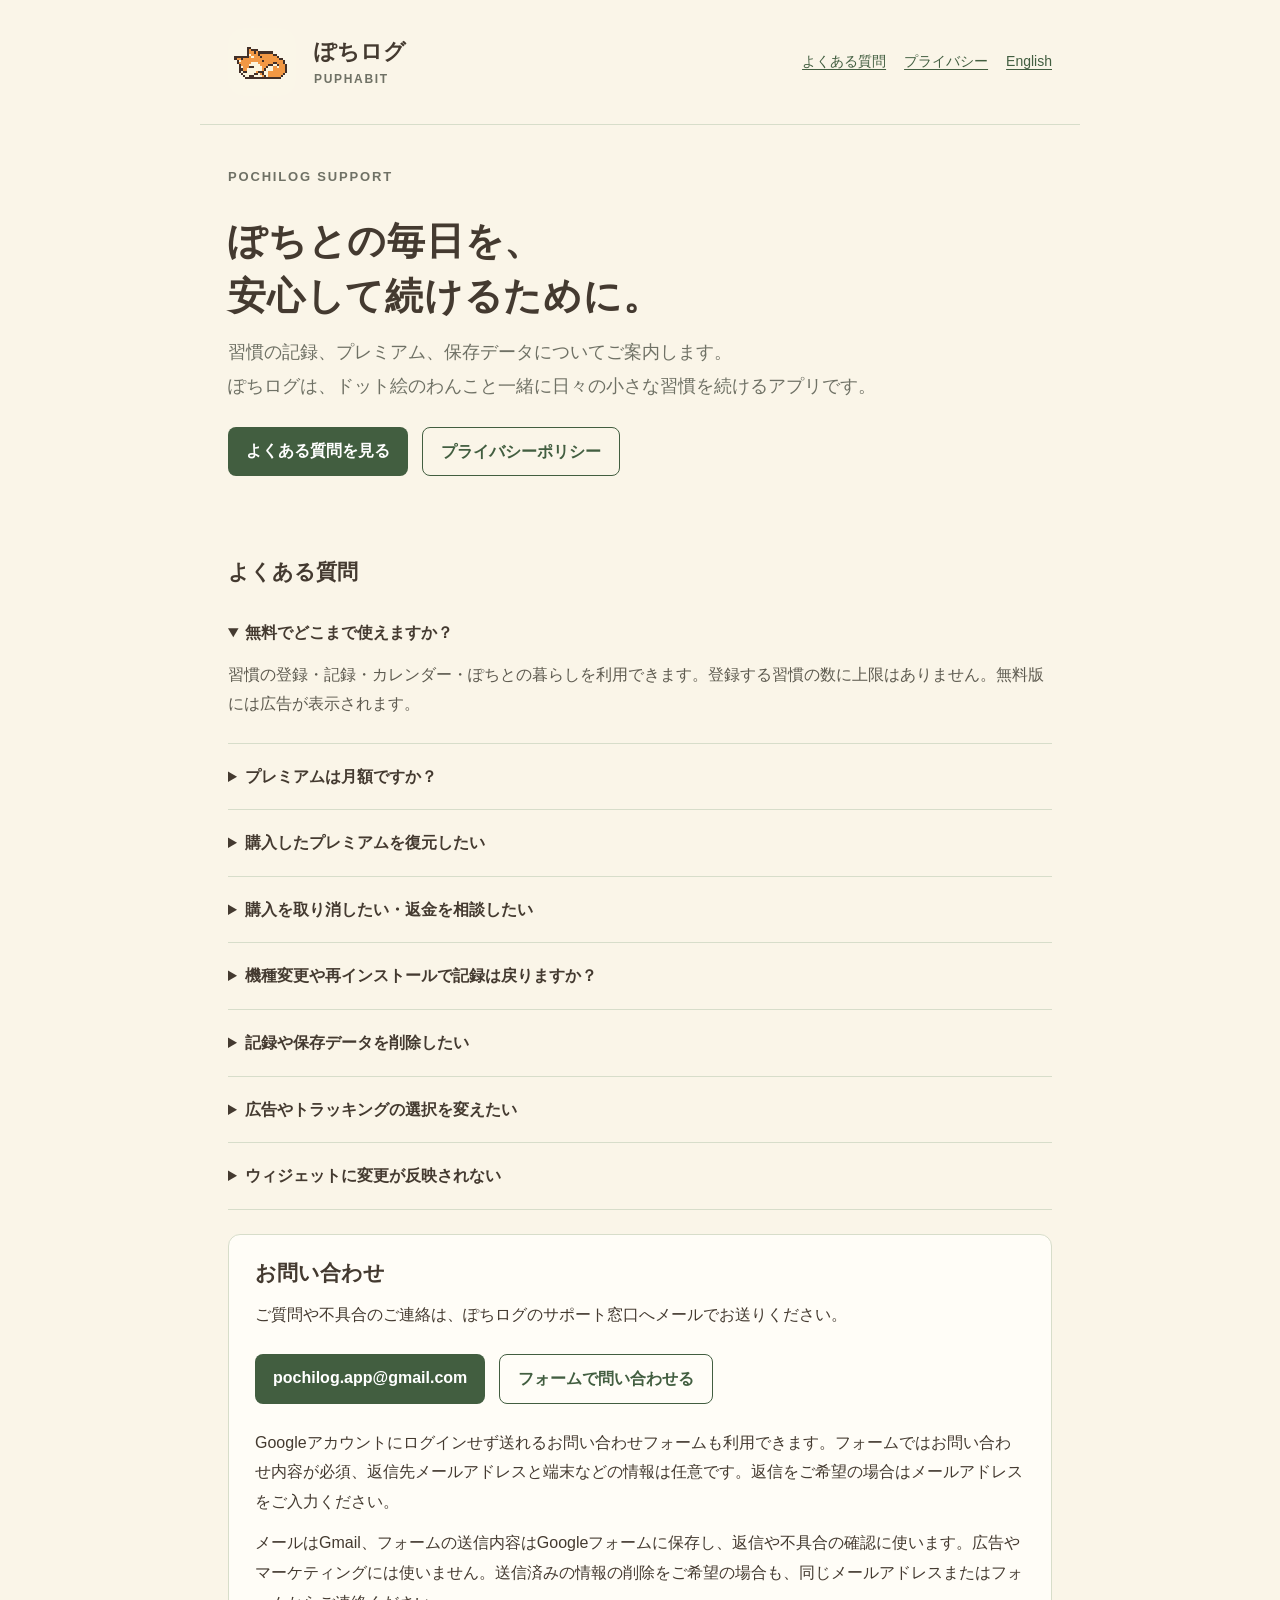
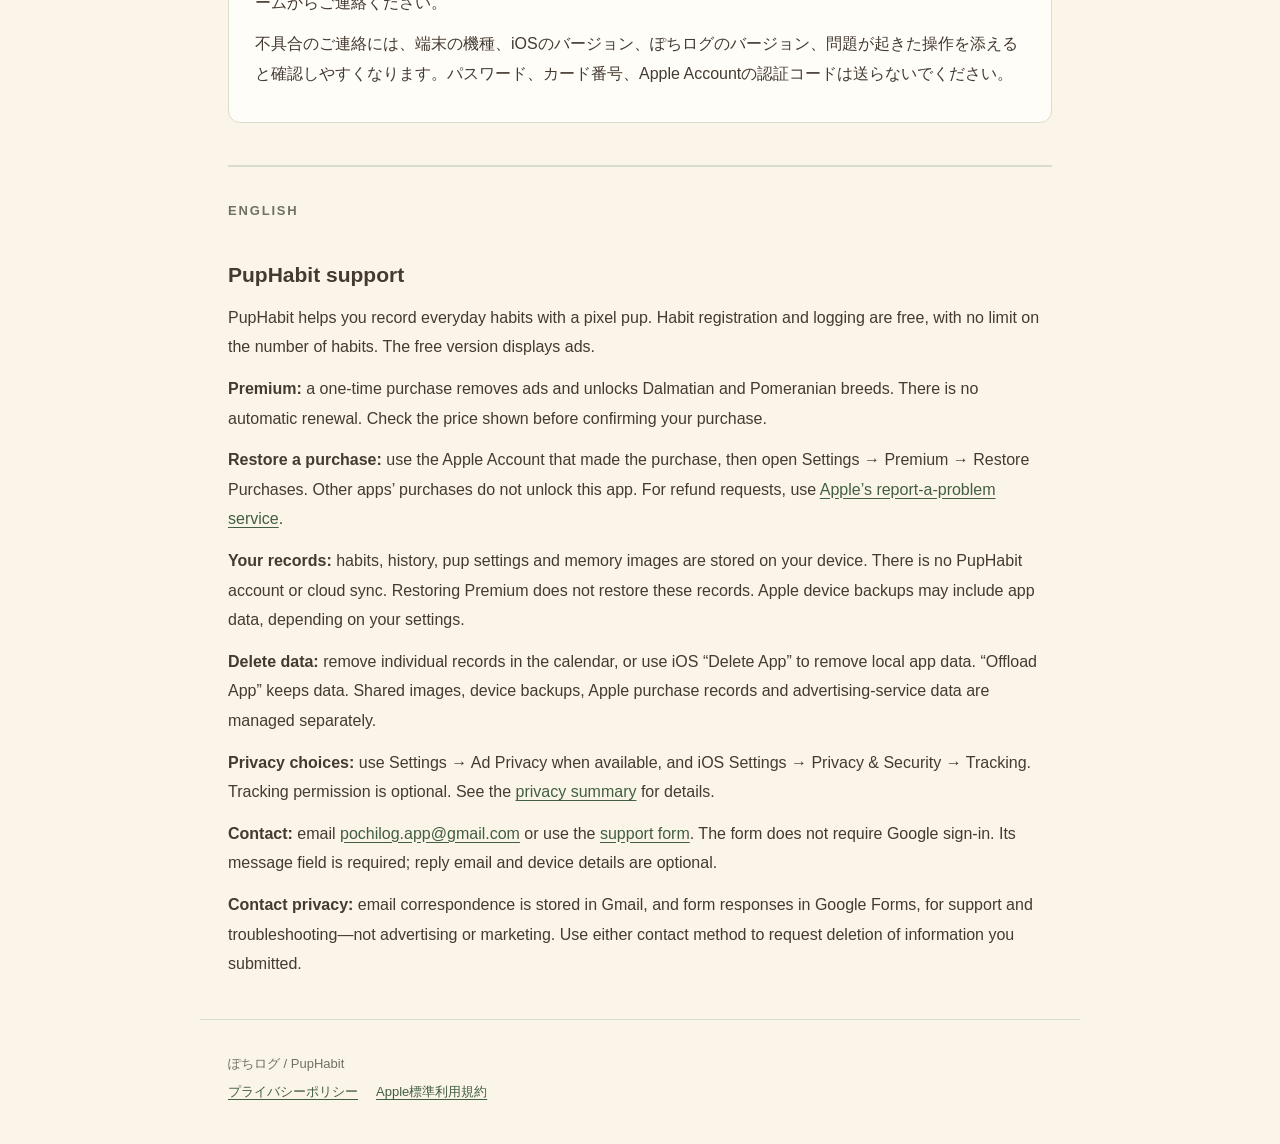
<file: index.html>
<!doctype html>
<html lang="ja">
<head>
  <meta charset="utf-8">
  <meta name="viewport" content="width=device-width, initial-scale=1">
  <title>サポート | ぽちログ / PupHabit</title>
  <meta name="description" content="ぽちログの使い方、プレミアム購入の復元、データ保存とプライバシーについて。">
  <link rel="icon" href="app-icon.png">
  <link rel="stylesheet" href="style.css">
</head>
<body>
<a class="skip" href="#main">本文へ</a>
<header>
  <img src="app-icon.png" alt="ぽちログのドット絵のわんこ" width="68" height="68">
  <a class="brand" href="./">ぽちログ<small>PUPHABIT</small></a>
  <nav aria-label="ページ案内"><a href="#faq">よくある質問</a><a href="privacy.html">プライバシー</a><a href="#english" lang="en">English</a></nav>
</header>
<main id="main">
  <section class="intro">
    <p class="eyebrow">POCHILOG SUPPORT</p>
    <h1>ぽちとの毎日を、<br>安心して続けるために。</h1>
    <p class="lead">習慣の記録、プレミアム、保存データについてご案内します。<br>ぽちログは、ドット絵のわんこと一緒に日々の小さな習慣を続けるアプリです。</p>
    <div class="quicklinks"><a href="#faq">よくある質問を見る</a><a class="secondary" href="privacy.html">プライバシーポリシー</a></div>
  </section>

  <section id="faq" aria-labelledby="faq-title">
    <h2 id="faq-title">よくある質問</h2>
    <details open><summary>無料でどこまで使えますか？</summary><p>習慣の登録・記録・カレンダー・ぽちとの暮らしを利用できます。登録する習慣の数に上限はありません。無料版には広告が表示されます。</p></details>
    <details><summary>プレミアムは月額ですか？</summary><p>一度だけ購入する買い切りです。自動更新はありません。広告が非表示になり、ダルメシアンとポメラニアンを選べます。購入前に、アプリとApp Storeの確認画面に表示される価格をご確認ください。</p></details>
    <details><summary>購入したプレミアムを復元したい</summary><p>購入に使ったApple AccountでApp Storeにサインインし、ぽちログの「設定」→「プレミアム」→「購入を復元」を選んでください。インターネット接続が必要です。確認が終わるまでアプリを開いたままお待ちください。</p><p>「復元できる購入はありません」と表示された場合は、購入したアプリとApple Accountをご確認ください。他のアプリの購入は、このポチログのプレミアムとして復元できません。承認待ちの購入は、Apple側で承認された後に反映されます。</p></details>
    <details><summary>購入を取り消したい・返金を相談したい</summary><p>購入と返金の手続きはAppleが管理しています。<a href="https://reportaproblem.apple.com/">Appleの問題報告ページ</a>で対象の購入を確認してください。開発者がApple Accountの支払い情報を確認したり、直接返金したりすることはできません。</p></details>
    <details><summary>機種変更や再インストールで記録は戻りますか？</summary><p>習慣・履歴・ぽちの設定・思い出の画像は端末内に保存します。ぽちログ独自のアカウントやクラウド同期はありません。Appleの端末バックアップから戻る場合はありますが、アプリによる復元は保証できません。プレミアムの「購入を復元」は購入権利を戻す機能で、習慣や写真の復元とは別です。</p><p>残しておきたい思い出の画像は、アルバムの「写真をシェア」から、ご自身で保存先を選んで保管してください。</p></details>
    <details><summary>記録や保存データを削除したい</summary><p>個別の習慣記録は、アプリ内のカレンダーから対象の記録を取り消せます。端末内のアプリデータをまとめて削除する場合は、iOSの設定から「Appを削除」を選んでください。「Appを取り除く」はデータを残す操作です。</p><p>Appleのバックアップ、ご自身で保存・共有した画像、Appleの購入履歴、広告事業者が保持するデータは、アプリの削除とは別に管理されます。購入済みのプレミアムは、アプリを削除しても購入履歴から消えません。</p></details>
    <details><summary>広告やトラッキングの選択を変えたい</summary><p>対象となる地域・同意状態では、「設定」に「広告のプライバシー」が表示されます。そこから広告に関する同意を確認・変更できます。iOSのトラッキング許可は、iOSの「設定」→「プライバシーとセキュリティ」→「トラッキング」で変更できます。許可しなくても習慣の記録を利用できます。</p><p>トラッキングを許可しない場合でも、広告表示に必要な情報がGoogleに送られる場合があります。詳細は<a href="privacy.html#advertising">広告に関する説明</a>をご覧ください。</p></details>
    <details><summary>ウィジェットに変更が反映されない</summary><p>まずアプリを開いて設定や購入状態をご確認ください。ウィジェットの更新時刻はiOSが調整するため、反映に時間がかかる場合があります。ウィジェットでは、ぽちの名前・犬種・毛色・購入状態の一部を、アプリと同じ端末内で共有します。</p></details>
  </section>

  <section class="panel" id="contact" aria-labelledby="contact-title">
    <h2 id="contact-title">お問い合わせ</h2>
    <p>ご質問や不具合のご連絡は、ぽちログのサポート窓口へメールでお送りください。</p>
    <div class="quicklinks"><a href="mailto:pochilog.app@gmail.com">pochilog.app@gmail.com</a><a class="secondary" href="https://docs.google.com/forms/d/e/1FAIpQLSel8pAW0dT5nA1N19c0xATAmbtPvRzLg2ZgetW4WXS8d-Tm7A/viewform">フォームで問い合わせる</a></div>
    <p>Googleアカウントにログインせず送れるお問い合わせフォームも利用できます。フォームではお問い合わせ内容が必須、返信先メールアドレスと端末などの情報は任意です。返信をご希望の場合はメールアドレスをご入力ください。</p>
    <p>メールはGmail、フォームの送信内容はGoogleフォームに保存し、返信や不具合の確認に使います。広告やマーケティングには使いません。送信済みの情報の削除をご希望の場合も、同じメールアドレスまたはフォームからご連絡ください。</p>
    <p>不具合のご連絡には、端末の機種、iOSのバージョン、ぽちログのバージョン、問題が起きた操作を添えると確認しやすくなります。パスワード、カード番号、Apple Accountの認証コードは送らないでください。</p>
  </section>

  <section class="english" id="english" lang="en" aria-labelledby="english-title">
    <p class="eyebrow">ENGLISH</p><h2 id="english-title">PupHabit support</h2>
    <p>PupHabit helps you record everyday habits with a pixel pup. Habit registration and logging are free, with no limit on the number of habits. The free version displays ads.</p>
    <p><strong>Premium:</strong> a one-time purchase removes ads and unlocks Dalmatian and Pomeranian breeds. There is no automatic renewal. Check the price shown before confirming your purchase.</p>
    <p><strong>Restore a purchase:</strong> use the Apple Account that made the purchase, then open Settings → Premium → Restore Purchases. Other apps’ purchases do not unlock this app. For refund requests, use <a href="https://reportaproblem.apple.com/">Apple’s report-a-problem service</a>.</p>
    <p><strong>Your records:</strong> habits, history, pup settings and memory images are stored on your device. There is no PupHabit account or cloud sync. Restoring Premium does not restore these records. Apple device backups may include app data, depending on your settings.</p>
    <p><strong>Delete data:</strong> remove individual records in the calendar, or use iOS “Delete App” to remove local app data. “Offload App” keeps data. Shared images, device backups, Apple purchase records and advertising-service data are managed separately.</p>
    <p><strong>Privacy choices:</strong> use Settings → Ad Privacy when available, and iOS Settings → Privacy &amp; Security → Tracking. Tracking permission is optional. See the <a href="privacy.html#english">privacy summary</a> for details.</p>
    <p><strong>Contact:</strong> email <a href="mailto:pochilog.app@gmail.com">pochilog.app@gmail.com</a> or use the <a href="https://docs.google.com/forms/d/e/1FAIpQLSel8pAW0dT5nA1N19c0xATAmbtPvRzLg2ZgetW4WXS8d-Tm7A/viewform">support form</a>. The form does not require Google sign-in. Its message field is required; reply email and device details are optional.</p>
    <p><strong>Contact privacy:</strong> email correspondence is stored in Gmail, and form responses in Google Forms, for support and troubleshooting—not advertising or marketing. Use either contact method to request deletion of information you submitted.</p>
  </section>
</main>
<footer><p>ぽちログ / PupHabit</p><div class="footer-links"><a href="privacy.html">プライバシーポリシー</a><a href="https://www.apple.com/legal/internet-services/itunes/dev/stdeula/">Apple標準利用規約</a></div></footer>
</body>
</html>
</file>
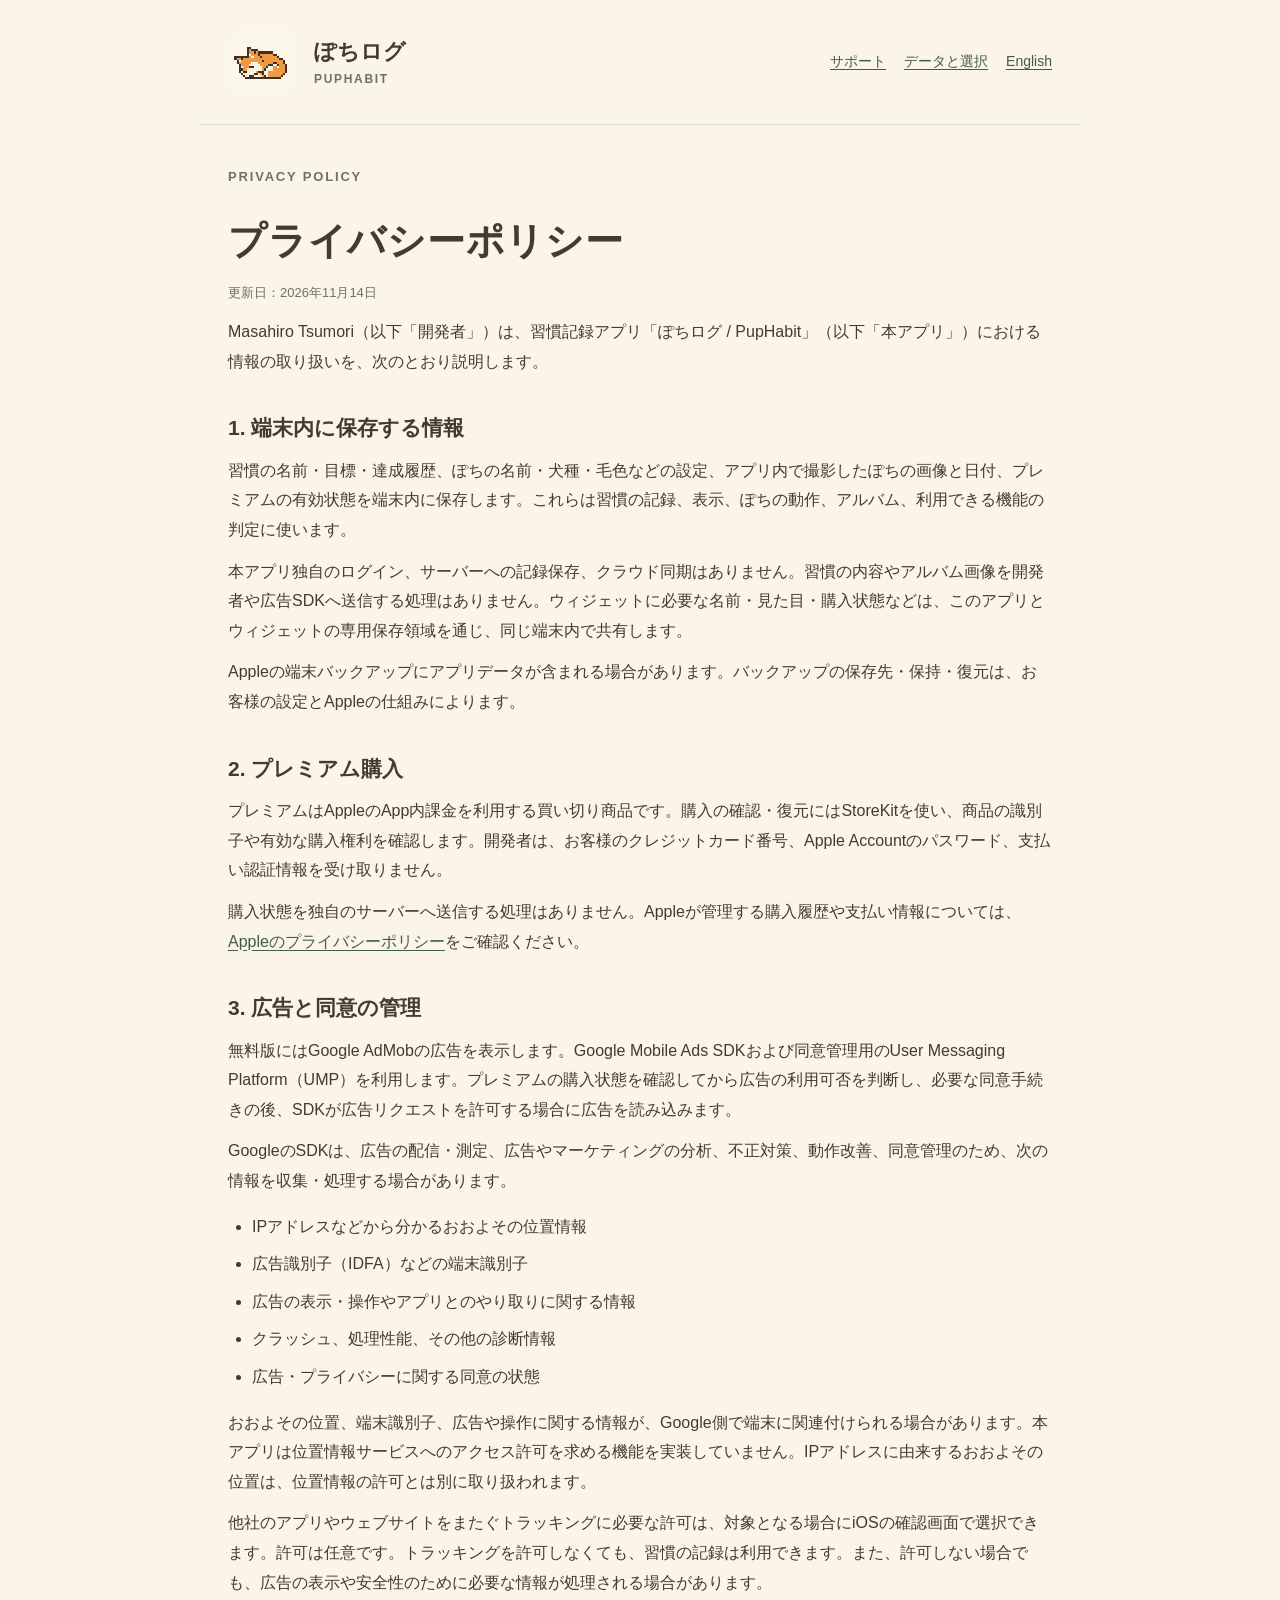
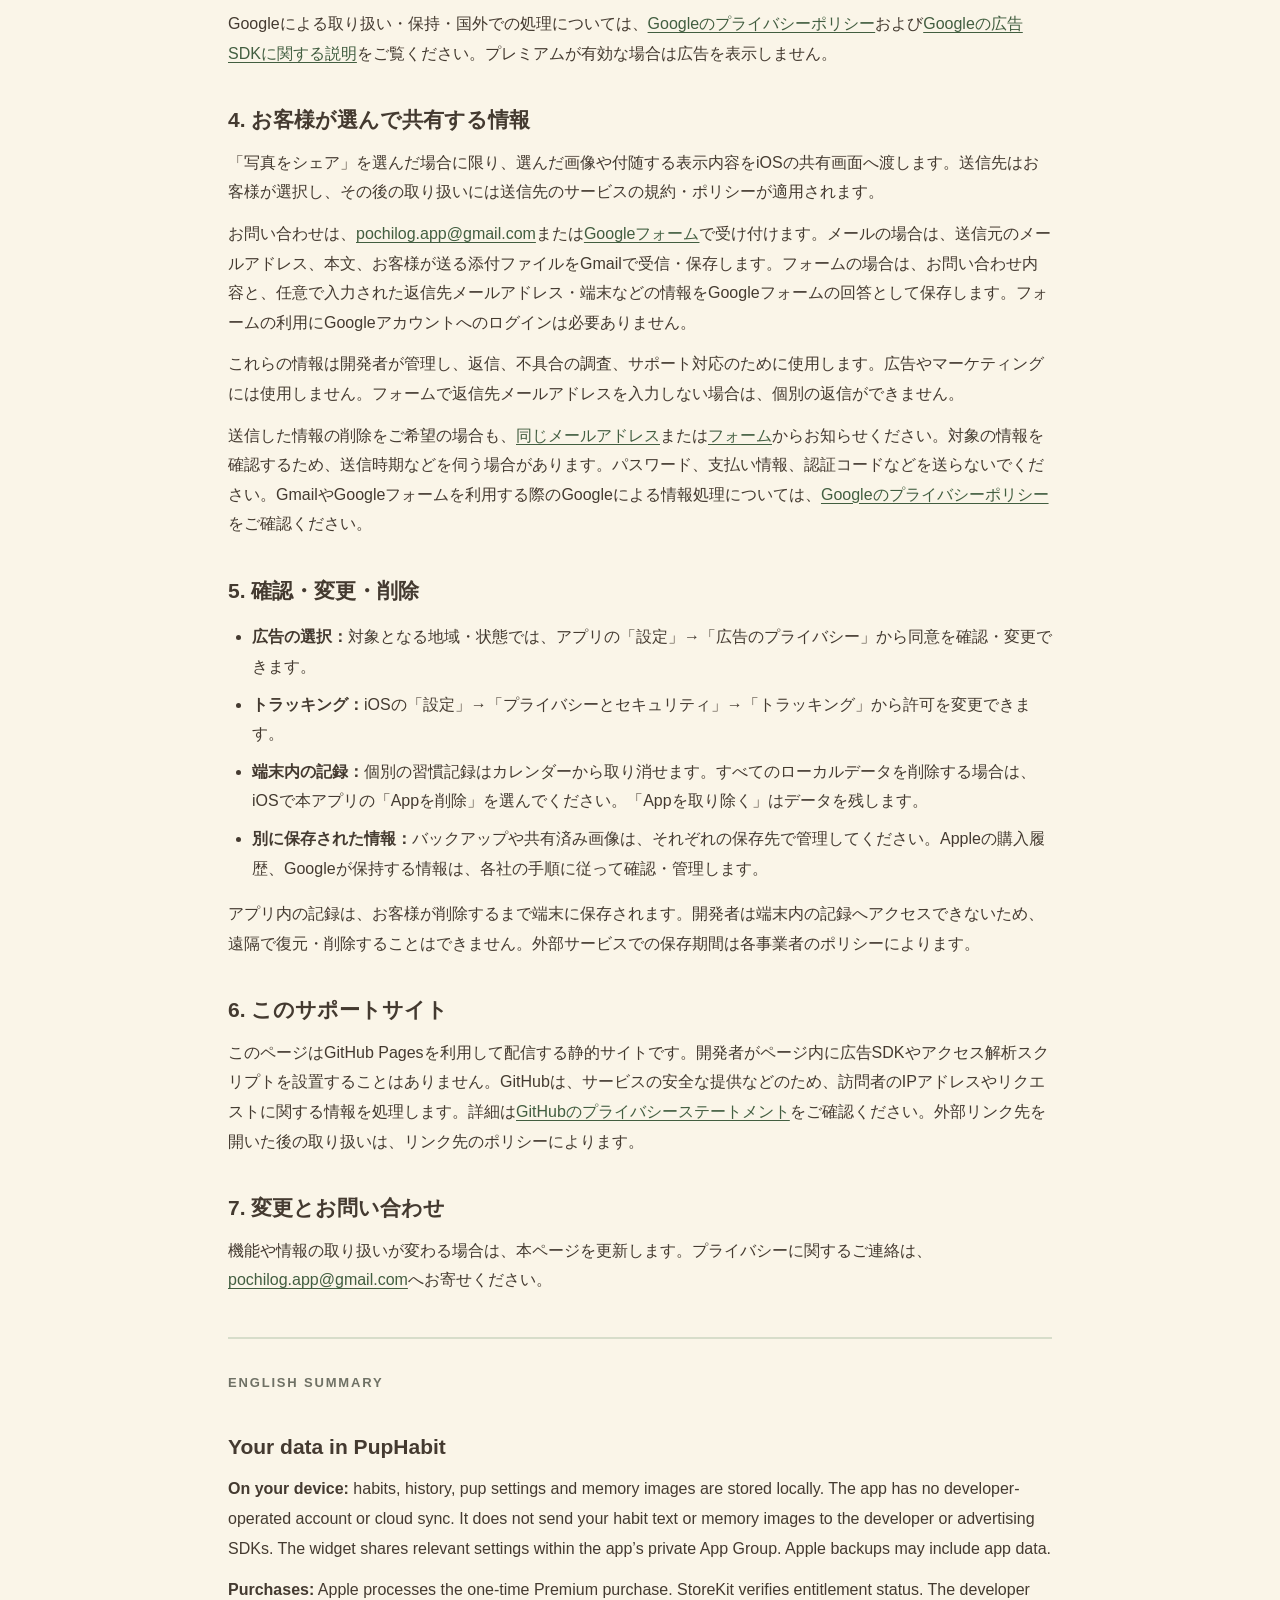
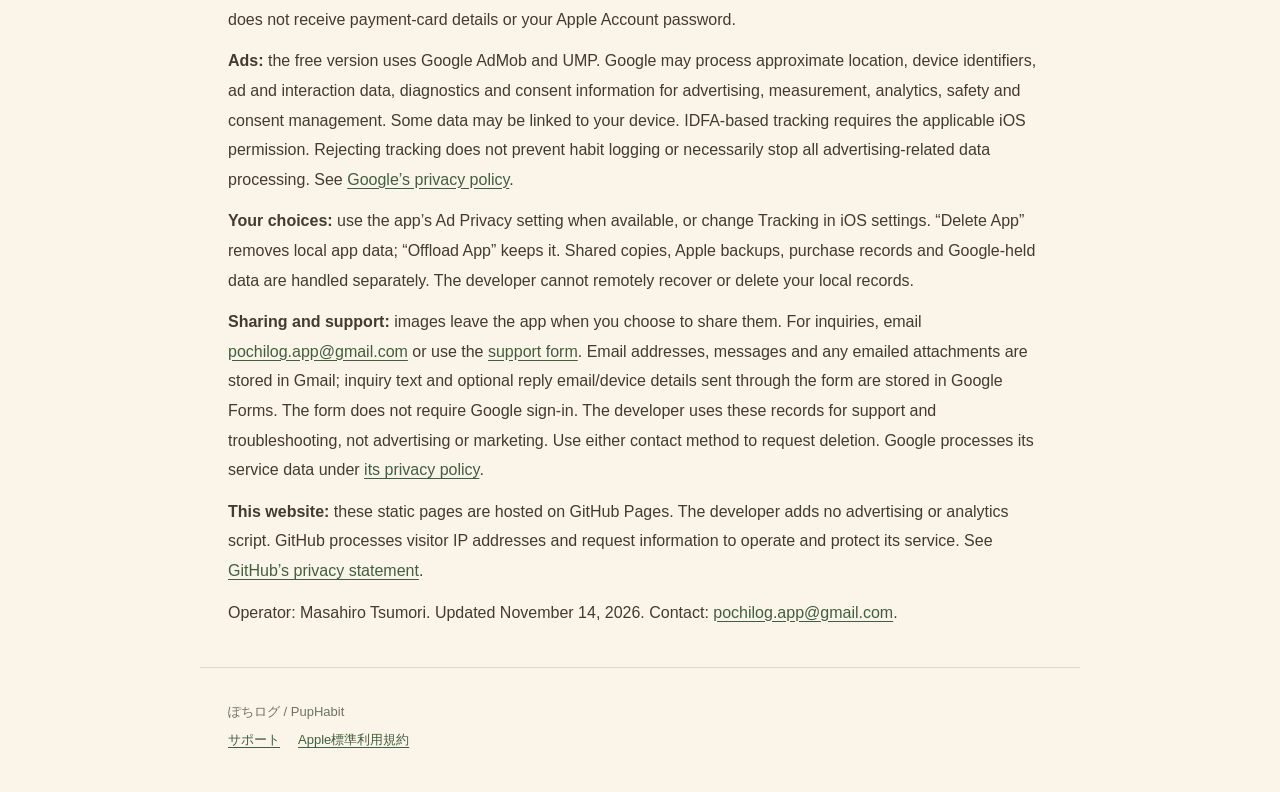
<file: privacy.html>
<!doctype html>
<html lang="ja">
<head>
  <meta charset="utf-8">
  <meta name="viewport" content="width=device-width, initial-scale=1">
  <title>プライバシーポリシー | ぽちログ / PupHabit</title>
  <meta name="description" content="ぽちログにおける端末内の記録、Appleの購入処理、Googleの広告と同意設定について。">
  <link rel="icon" href="app-icon.png">
  <link rel="stylesheet" href="style.css">
</head>
<body>
<a class="skip" href="#main">本文へ</a>
<header><img src="app-icon.png" alt="ぽちログのドット絵のわんこ" width="68" height="68"><a class="brand" href="./">ぽちログ<small>PUPHABIT</small></a><nav aria-label="ページ案内"><a href="./">サポート</a><a href="#choices">データと選択</a><a href="#english" lang="en">English</a></nav></header>
<main id="main">
  <p class="eyebrow">PRIVACY POLICY</p><h1>プライバシーポリシー</h1>
  <p class="date">更新日：2026年11月14日</p>
  <p>Masahiro Tsumori（以下「開発者」）は、習慣記録アプリ「ぽちログ / PupHabit」（以下「本アプリ」）における情報の取り扱いを、次のとおり説明します。</p>

  <section aria-labelledby="local-title"><h2 id="local-title">1. 端末内に保存する情報</h2>
    <p>習慣の名前・目標・達成履歴、ぽちの名前・犬種・毛色などの設定、アプリ内で撮影したぽちの画像と日付、プレミアムの有効状態を端末内に保存します。これらは習慣の記録、表示、ぽちの動作、アルバム、利用できる機能の判定に使います。</p>
    <p>本アプリ独自のログイン、サーバーへの記録保存、クラウド同期はありません。習慣の内容やアルバム画像を開発者や広告SDKへ送信する処理はありません。ウィジェットに必要な名前・見た目・購入状態などは、このアプリとウィジェットの専用保存領域を通じ、同じ端末内で共有します。</p>
    <p>Appleの端末バックアップにアプリデータが含まれる場合があります。バックアップの保存先・保持・復元は、お客様の設定とAppleの仕組みによります。</p>
  </section>

  <section aria-labelledby="purchase-title"><h2 id="purchase-title">2. プレミアム購入</h2>
    <p>プレミアムはAppleのApp内課金を利用する買い切り商品です。購入の確認・復元にはStoreKitを使い、商品の識別子や有効な購入権利を確認します。開発者は、お客様のクレジットカード番号、Apple Accountのパスワード、支払い認証情報を受け取りません。</p>
    <p>購入状態を独自のサーバーへ送信する処理はありません。Appleが管理する購入履歴や支払い情報については、<a href="https://www.apple.com/legal/privacy/jp/">Appleのプライバシーポリシー</a>をご確認ください。</p>
  </section>

  <section id="advertising" aria-labelledby="advertising-title"><h2 id="advertising-title">3. 広告と同意の管理</h2>
    <p>無料版にはGoogle AdMobの広告を表示します。Google Mobile Ads SDKおよび同意管理用のUser Messaging Platform（UMP）を利用します。プレミアムの購入状態を確認してから広告の利用可否を判断し、必要な同意手続きの後、SDKが広告リクエストを許可する場合に広告を読み込みます。</p>
    <p>GoogleのSDKは、広告の配信・測定、広告やマーケティングの分析、不正対策、動作改善、同意管理のため、次の情報を収集・処理する場合があります。</p>
    <ul>
      <li>IPアドレスなどから分かるおおよその位置情報</li>
      <li>広告識別子（IDFA）などの端末識別子</li>
      <li>広告の表示・操作やアプリとのやり取りに関する情報</li>
      <li>クラッシュ、処理性能、その他の診断情報</li>
      <li>広告・プライバシーに関する同意の状態</li>
    </ul>
    <p>おおよその位置、端末識別子、広告や操作に関する情報が、Google側で端末に関連付けられる場合があります。本アプリは位置情報サービスへのアクセス許可を求める機能を実装していません。IPアドレスに由来するおおよその位置は、位置情報の許可とは別に取り扱われます。</p>
    <p>他社のアプリやウェブサイトをまたぐトラッキングに必要な許可は、対象となる場合にiOSの確認画面で選択できます。許可は任意です。トラッキングを許可しなくても、習慣の記録は利用できます。また、許可しない場合でも、広告の表示や安全性のために必要な情報が処理される場合があります。</p>
    <p>Googleによる取り扱い・保持・国外での処理については、<a href="https://policies.google.com/privacy?hl=ja">Googleのプライバシーポリシー</a>および<a href="https://developers.google.com/admob/ios/privacy/data-disclosure">Googleの広告SDKに関する説明</a>をご覧ください。プレミアムが有効な場合は広告を表示しません。</p>
  </section>

  <section aria-labelledby="sharing-title"><h2 id="sharing-title">4. お客様が選んで共有する情報</h2>
    <p>「写真をシェア」を選んだ場合に限り、選んだ画像や付随する表示内容をiOSの共有画面へ渡します。送信先はお客様が選択し、その後の取り扱いには送信先のサービスの規約・ポリシーが適用されます。</p>
    <p>お問い合わせは、<a href="mailto:pochilog.app@gmail.com">pochilog.app@gmail.com</a>または<a href="https://docs.google.com/forms/d/e/1FAIpQLSel8pAW0dT5nA1N19c0xATAmbtPvRzLg2ZgetW4WXS8d-Tm7A/viewform">Googleフォーム</a>で受け付けます。メールの場合は、送信元のメールアドレス、本文、お客様が送る添付ファイルをGmailで受信・保存します。フォームの場合は、お問い合わせ内容と、任意で入力された返信先メールアドレス・端末などの情報をGoogleフォームの回答として保存します。フォームの利用にGoogleアカウントへのログインは必要ありません。</p>
    <p>これらの情報は開発者が管理し、返信、不具合の調査、サポート対応のために使用します。広告やマーケティングには使用しません。フォームで返信先メールアドレスを入力しない場合は、個別の返信ができません。</p>
    <p>送信した情報の削除をご希望の場合も、<a href="mailto:pochilog.app@gmail.com">同じメールアドレス</a>または<a href="https://docs.google.com/forms/d/e/1FAIpQLSel8pAW0dT5nA1N19c0xATAmbtPvRzLg2ZgetW4WXS8d-Tm7A/viewform">フォーム</a>からお知らせください。対象の情報を確認するため、送信時期などを伺う場合があります。パスワード、支払い情報、認証コードなどを送らないでください。GmailやGoogleフォームを利用する際のGoogleによる情報処理については、<a href="https://policies.google.com/privacy?hl=ja">Googleのプライバシーポリシー</a>をご確認ください。</p>
  </section>

  <section id="choices" aria-labelledby="choices-title"><h2 id="choices-title">5. 確認・変更・削除</h2>
    <ul>
      <li><strong>広告の選択：</strong>対象となる地域・状態では、アプリの「設定」→「広告のプライバシー」から同意を確認・変更できます。</li>
      <li><strong>トラッキング：</strong>iOSの「設定」→「プライバシーとセキュリティ」→「トラッキング」から許可を変更できます。</li>
      <li><strong>端末内の記録：</strong>個別の習慣記録はカレンダーから取り消せます。すべてのローカルデータを削除する場合は、iOSで本アプリの「Appを削除」を選んでください。「Appを取り除く」はデータを残します。</li>
      <li><strong>別に保存された情報：</strong>バックアップや共有済み画像は、それぞれの保存先で管理してください。Appleの購入履歴、Googleが保持する情報は、各社の手順に従って確認・管理します。</li>
    </ul>
    <p>アプリ内の記録は、お客様が削除するまで端末に保存されます。開発者は端末内の記録へアクセスできないため、遠隔で復元・削除することはできません。外部サービスでの保存期間は各事業者のポリシーによります。</p>
  </section>

  <section aria-labelledby="site-title"><h2 id="site-title">6. このサポートサイト</h2>
    <p>このページはGitHub Pagesを利用して配信する静的サイトです。開発者がページ内に広告SDKやアクセス解析スクリプトを設置することはありません。GitHubは、サービスの安全な提供などのため、訪問者のIPアドレスやリクエストに関する情報を処理します。詳細は<a href="https://docs.github.com/en/site-policy/privacy-policies/github-general-privacy-statement">GitHubのプライバシーステートメント</a>をご確認ください。外部リンク先を開いた後の取り扱いは、リンク先のポリシーによります。</p>
  </section>

  <section aria-labelledby="updates-title"><h2 id="updates-title">7. 変更とお問い合わせ</h2>
    <p>機能や情報の取り扱いが変わる場合は、本ページを更新します。プライバシーに関するご連絡は、<a href="mailto:pochilog.app@gmail.com">pochilog.app@gmail.com</a>へお寄せください。</p>
  </section>

  <section class="english" id="english" lang="en" aria-labelledby="english-title">
    <p class="eyebrow">ENGLISH SUMMARY</p><h2 id="english-title">Your data in PupHabit</h2>
    <p><strong>On your device:</strong> habits, history, pup settings and memory images are stored locally. The app has no developer-operated account or cloud sync. It does not send your habit text or memory images to the developer or advertising SDKs. The widget shares relevant settings within the app’s private App Group. Apple backups may include app data.</p>
    <p><strong>Purchases:</strong> Apple processes the one-time Premium purchase. StoreKit verifies entitlement status. The developer does not receive payment-card details or your Apple Account password.</p>
    <p><strong>Ads:</strong> the free version uses Google AdMob and UMP. Google may process approximate location, device identifiers, ad and interaction data, diagnostics and consent information for advertising, measurement, analytics, safety and consent management. Some data may be linked to your device. IDFA-based tracking requires the applicable iOS permission. Rejecting tracking does not prevent habit logging or necessarily stop all advertising-related data processing. See <a href="https://policies.google.com/privacy">Google’s privacy policy</a>.</p>
    <p><strong>Your choices:</strong> use the app’s Ad Privacy setting when available, or change Tracking in iOS settings. “Delete App” removes local app data; “Offload App” keeps it. Shared copies, Apple backups, purchase records and Google-held data are handled separately. The developer cannot remotely recover or delete your local records.</p>
    <p><strong>Sharing and support:</strong> images leave the app when you choose to share them. For inquiries, email <a href="mailto:pochilog.app@gmail.com">pochilog.app@gmail.com</a> or use the <a href="https://docs.google.com/forms/d/e/1FAIpQLSel8pAW0dT5nA1N19c0xATAmbtPvRzLg2ZgetW4WXS8d-Tm7A/viewform">support form</a>. Email addresses, messages and any emailed attachments are stored in Gmail; inquiry text and optional reply email/device details sent through the form are stored in Google Forms. The form does not require Google sign-in. The developer uses these records for support and troubleshooting, not advertising or marketing. Use either contact method to request deletion. Google processes its service data under <a href="https://policies.google.com/privacy">its privacy policy</a>.</p>
    <p><strong>This website:</strong> these static pages are hosted on GitHub Pages. The developer adds no advertising or analytics script. GitHub processes visitor IP addresses and request information to operate and protect its service. See <a href="https://docs.github.com/en/site-policy/privacy-policies/github-general-privacy-statement">GitHub’s privacy statement</a>.</p>
    <p>Operator: Masahiro Tsumori. Updated November 14, 2026. Contact: <a href="mailto:pochilog.app@gmail.com">pochilog.app@gmail.com</a>.</p>
  </section>
</main>
<footer><p>ぽちログ / PupHabit</p><div class="footer-links"><a href="./">サポート</a><a href="https://www.apple.com/legal/internet-services/itunes/dev/stdeula/">Apple標準利用規約</a></div></footer>
</body>
</html>
</file>
<file: style.css>
:root{color-scheme:light;--paper:#faf5e8;--card:#fffdf7;--ink:#443a30;--green:#425e40;--muted:#6f7165;--line:#d7ddca;--notice:#fff2cf}
*{box-sizing:border-box}html{scroll-behavior:smooth}body{margin:0;background:var(--paper);color:var(--ink);font:16px/1.85 -apple-system,BlinkMacSystemFont,"Hiragino Kaku Gothic ProN","Yu Gothic",sans-serif}a{color:var(--green);text-underline-offset:.2em}a:hover{text-decoration-thickness:2px}a:focus-visible,summary:focus-visible{outline:3px solid #789c65;outline-offset:5px}.skip{position:absolute;left:16px;top:-60px;background:white;padding:8px}.skip:focus{top:12px}header,main,footer{max-width:880px;margin:auto;padding:28px 28px}header{display:flex;gap:18px;align-items:center;border-bottom:1px solid var(--line)}header img{width:68px;height:68px;image-rendering:pixelated;border-radius:15px}.brand{font-size:22px;font-weight:750;line-height:1.4;text-decoration:none;color:var(--ink)}.brand small{display:block;color:var(--muted);font-size:12px;letter-spacing:.14em;margin-top:3px}nav{margin-left:auto;display:flex;gap:18px;flex-wrap:wrap;font-size:14px}h1{font-size:clamp(27px,5vw,38px);line-height:1.45;letter-spacing:.02em;margin:25px 0 10px}h2{font-size:21px;line-height:1.5;margin:36px 0 12px}h3{font-size:17px;margin:24px 0 8px}p{margin:12px 0}ul,ol{padding-left:1.5em}li{margin:8px 0}.lead{font-size:18px;color:var(--muted);max-width:650px}.eyebrow,.date{color:var(--muted);font-size:13px}.eyebrow{letter-spacing:.14em;font-weight:700;margin-bottom:0}.notice{padding:15px 18px;border-left:4px solid #a37720;background:var(--notice);font-size:14px;margin:0 0 24px}.intro{padding-bottom:20px}.quicklinks{display:flex;gap:14px;flex-wrap:wrap;margin:24px 0}.quicklinks a{background:var(--green);color:white;padding:9px 18px;border-radius:8px;text-decoration:none;font-weight:650}.quicklinks a.secondary{background:transparent;color:var(--green);border:1px solid var(--green)}section{scroll-margin-top:22px}.panel{background:var(--card);border:1px solid var(--line);border-radius:12px;padding:22px 26px;margin:24px 0}.panel h2:first-child{margin-top:0}details{padding:18px 0;border-bottom:1px solid var(--line)}summary{font-weight:700;cursor:pointer;padding-right:20px}details p{color:#5e5b50;margin-bottom:6px}.english{margin-top:42px;padding-top:20px;border-top:2px solid var(--line)}.muted{color:var(--muted);font-size:14px}footer{border-top:1px solid var(--line);font-size:13px;color:var(--muted);padding-bottom:40px}footer p{margin:4px 0}.footer-links{display:flex;gap:18px;flex-wrap:wrap}.contact-pending{border:1px dashed #a37720;background:#fffbef;padding:16px;border-radius:8px}.contact-pending strong{display:block}code{overflow-wrap:anywhere}a{overflow-wrap:anywhere}@media(max-width:600px){header,main,footer{padding:22px 20px}header{align-items:flex-start;flex-wrap:wrap}nav{width:100%;margin-left:0;gap:20px}header img{width:54px;height:54px}.brand{font-size:20px}.panel{padding:20px}.lead{font-size:16px}}@media(prefers-reduced-motion:reduce){html{scroll-behavior:auto}}
</file>
